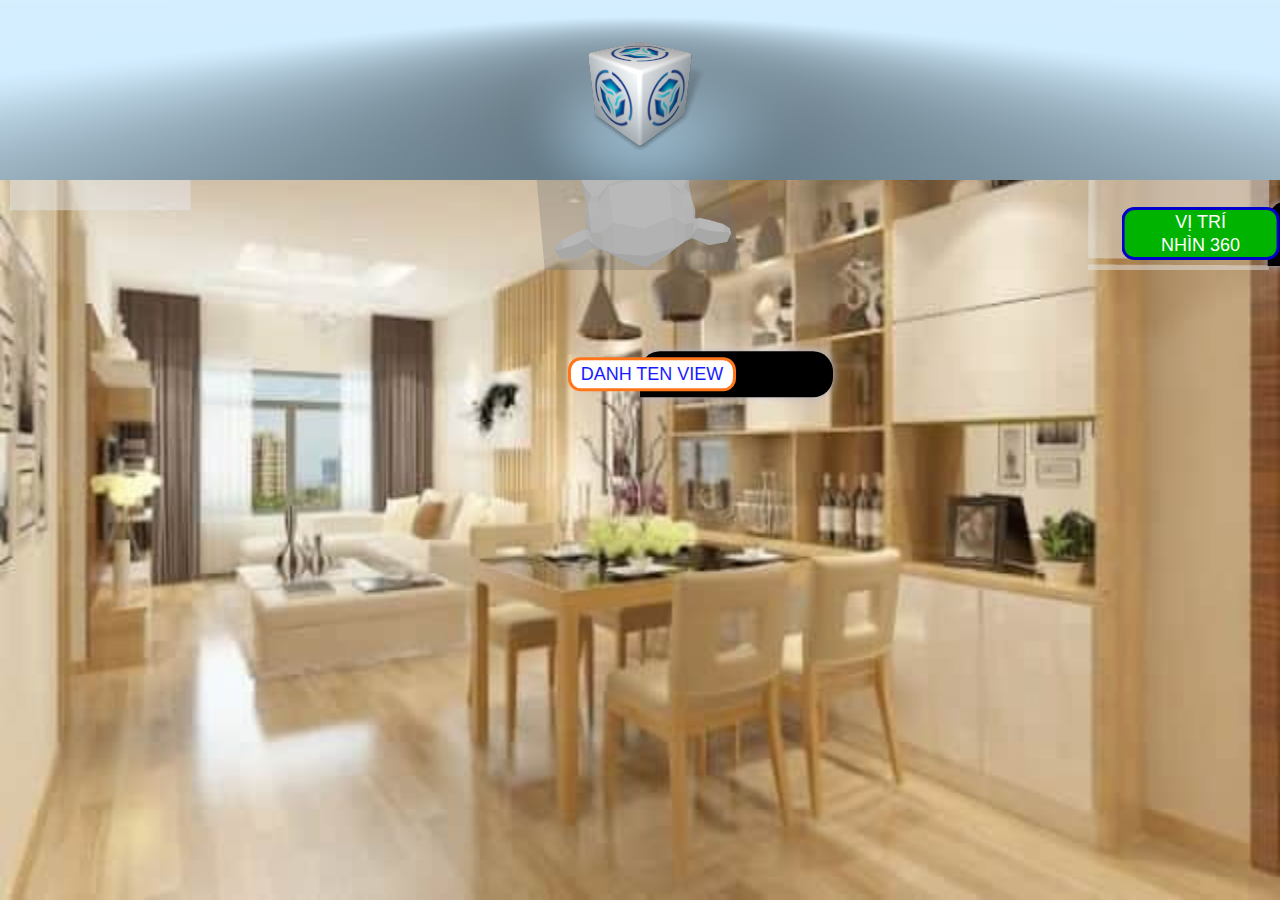
<file: index.html>
<!DOCTYPE html><html><head><meta charset="utf-8"><script type="text/javascript" src="./b4w.simple.min.js?v=05042022185657"></script><meta name="viewport" content="initial-scale=1.0, user-scalable=no, width=device-width"><style>
body  {
  background-image: url("./assets/textures/noithat.jpg");
    background-repeat: no-repeat;
  background-attachment: fixed;
  background-size: 100% 100%;
  
}
</style></head>
<body>
<body style="margin:0px;padding:0px;overflow:hidden"><iframe src="./khuhoiboi.html" frameborder="0" style="overflow:hidden;overflow-x:hidden;overflow-y:hidden;height:50%;width:100%;position:absolute;top:0px;left:0px;right:0px;bottom:0px" scrolling="no" allowfullscreen></iframe>
</body>
<body style="margin:0px;padding:0px;overflow:hidden"><iframe src="./02/02.html" frameborder="0" style="overflow:hidden;overflow-x:hidden;overflow-y:hidden;height:20%;width:100%;position:absolute;top:0px;left:0px;right:0px;bottom:0px" scrolling="no" allowfullscreen></iframe>
</body>
</body>
</html>
</file>
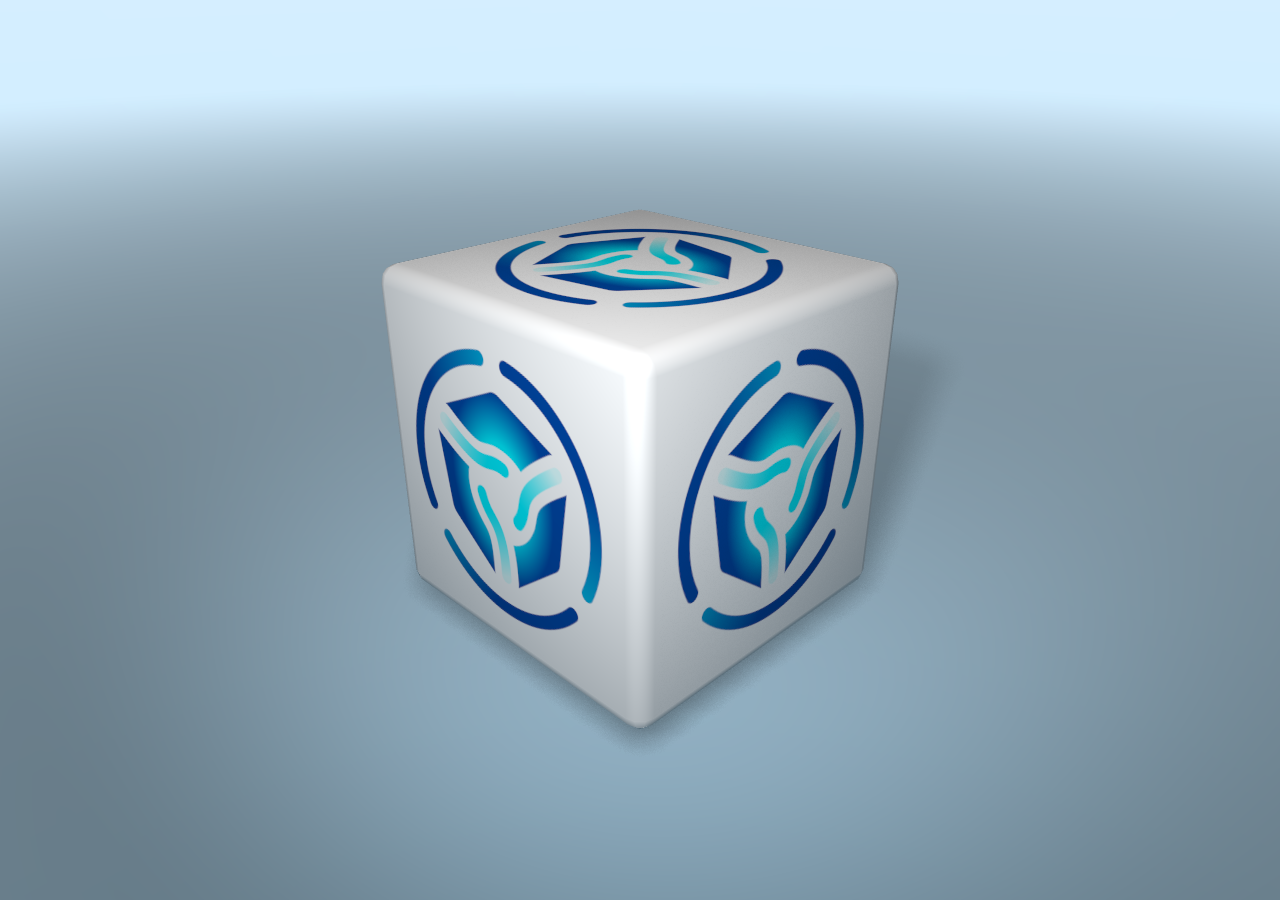
<file: 02/02.html>
<!DOCTYPE html><html><head><title>th</title><meta charset="utf-8"><meta name="viewport" content="initial-scale=1.0, user-scalable=no, width=device-width"><link type="text/css" rel="stylesheet" href="02.min.css?v=05042022185633"><script type="text/javascript" src="./b4w.simple.min.js?v=05042022185633"></script><script type="text/javascript" src="02.min.js?v=05042022185633"></script></head><body><div id="main_canvas_container"></div></body></html>
</file>
<file: 02/02.min.css>
*:active{-webkit-tap-highlight-color:rgba(0,0,0,0);-moz-tap-highlight-color:rgba(0,0,0,0);tap-highlight-color:rgba(0,0,0,0)}body{background-color:#000;margin:0;overflow:hidden}#main_canvas_container{position:absolute;left:0;top:0;width:100%;height:100%}
</file>
